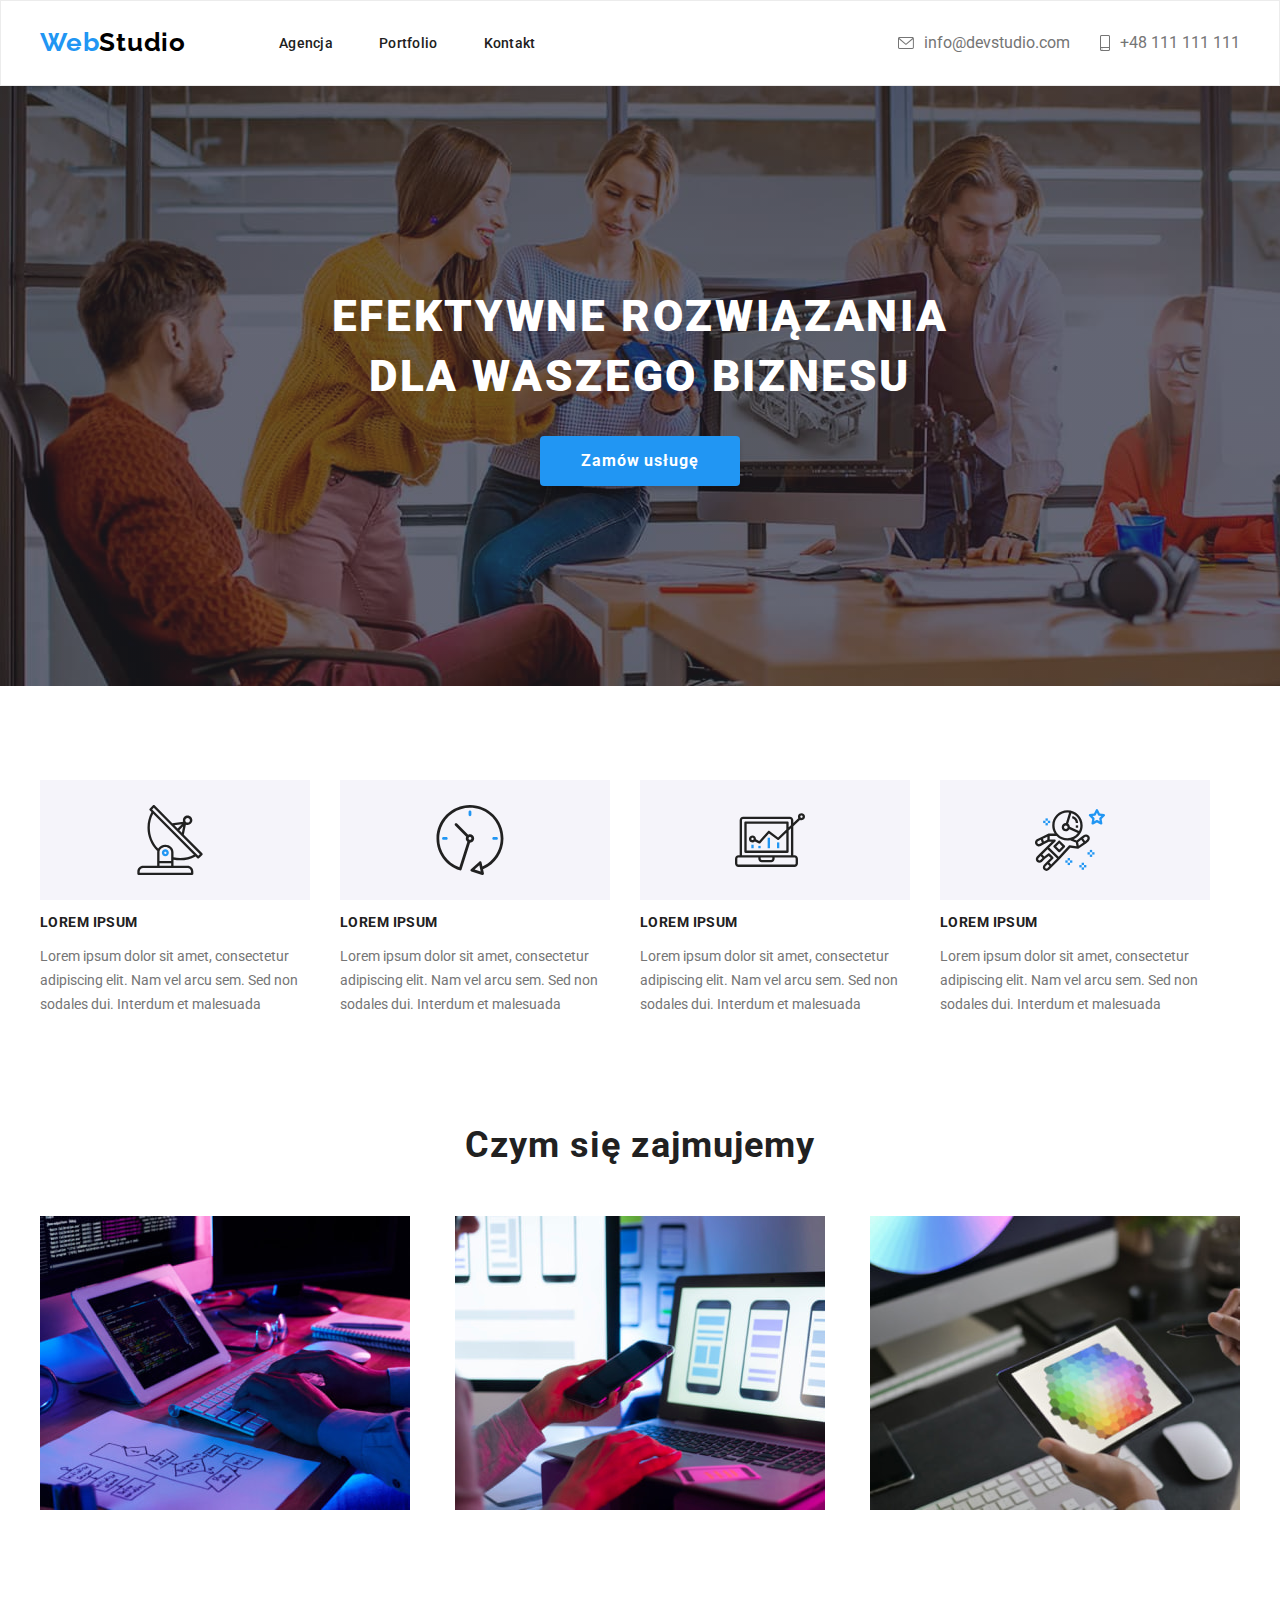
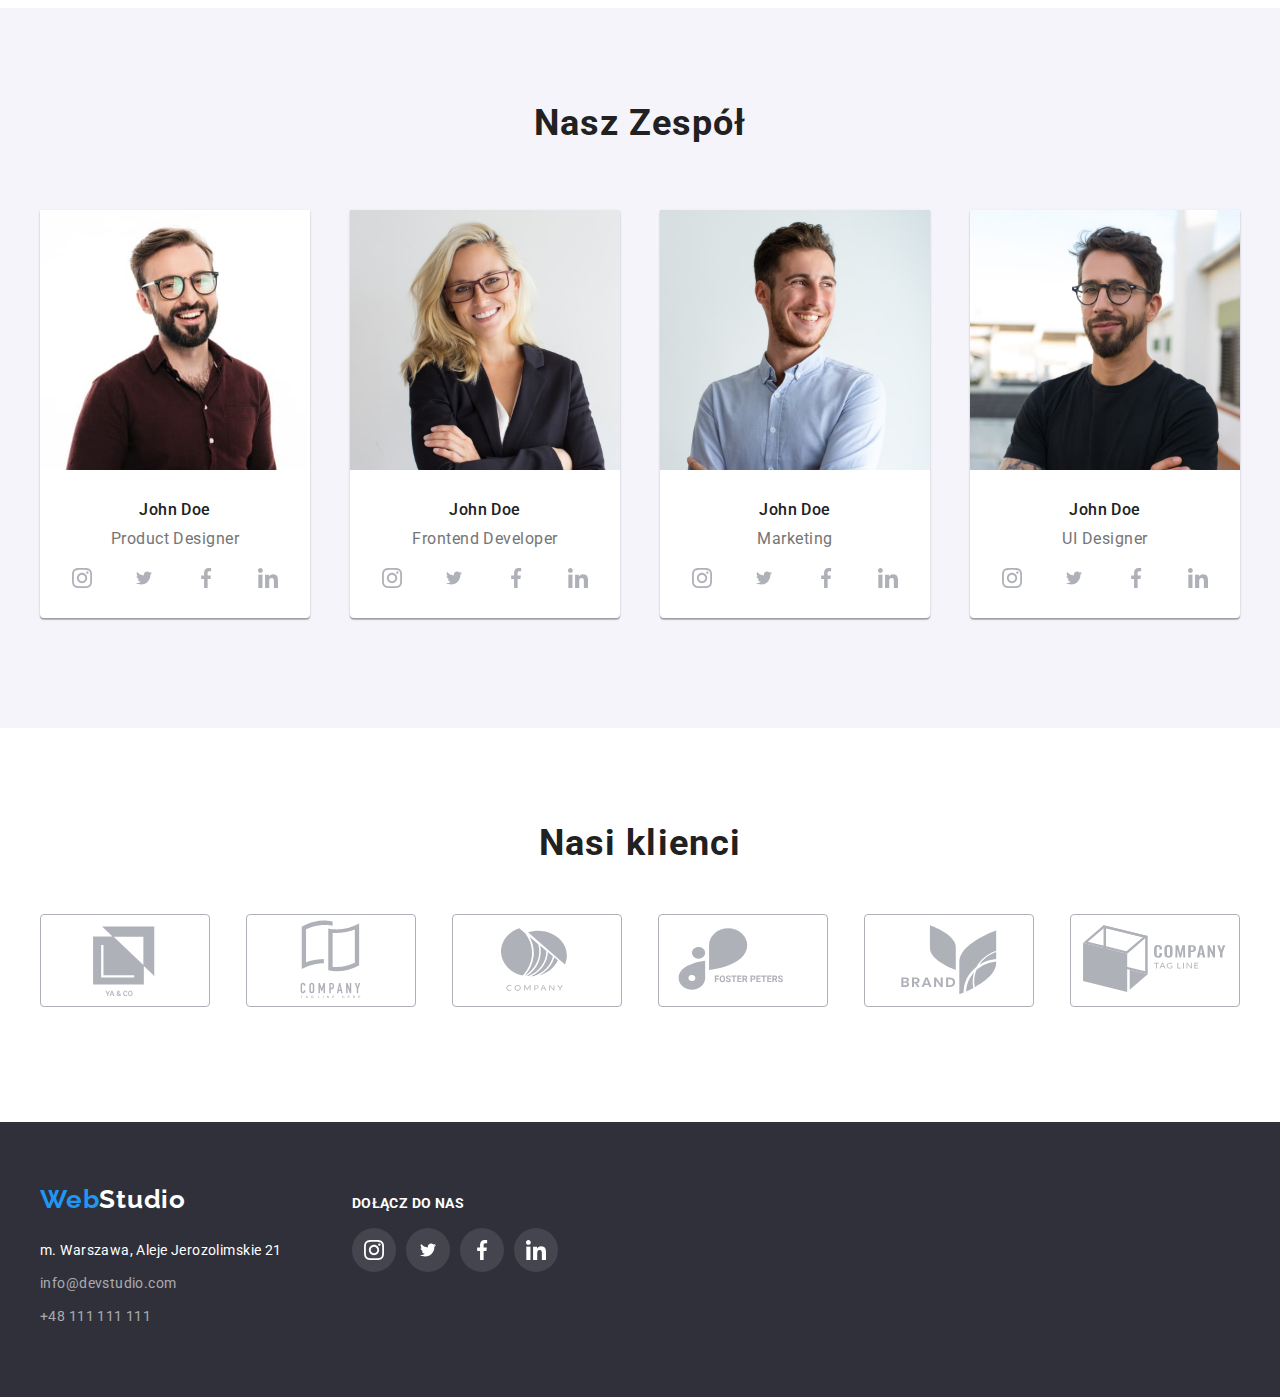
<file: index.html>
<!DOCTYPE html>
<html lang="en">
  <head>
    <meta charset="UTF-8" />
    <meta http-equiv="X-UA-Compatible" content="IE=edge" />
    <meta name="viewport" content="width=device-width, initial-scale=1.0" />
    <title>Document</title>
    <link
      rel="stylesheet"
      href="https://cdnjs.cloudflare.com/ajax/libs/modern-normalize/1.0.0/modern-normalize.min.css"
    />
    <link rel="stylesheet" href="css/styles.css" />
    <style>
      @import url('https://fonts.googleapis.com/css2?family=Raleway:wght@700&family=Roboto:ital,wght@0,400;0,500;0,900;1,700&display=swap');
    </style>
  </head>
  <body>
    <header class="header">
      <div class="container container-header">
      <a class="link" href="./index.html"
        ><span class="header-web">Web</span><span class="header-studio">Studio</span></a
      >
      <nav class="nav">
        <ul class="ul menu">
          <li><a class="link" href="">Agencja</a></li>
          <li><a class="link" href="./portfolio.html">Portfolio</a></li>
          <li><a class="link" href="">Kontakt</a></li>
        </ul>
      </nav>
    <ul class="ul-header">
      <li class="li-header">
        <a class="link-header" href="mailto:info@devstudio.com">
          <svg class="section2-svg" width="16" height="12">
            <use href="images/icons.svg#icon-envelope">
          </svg>
          info@devstudio.com</a>
      </li>
      <li class="li-header">
        <a class="link-header" href="tel:+48111111111">
          <svg class="section2-svg" width="10" height="16">
            <use href="images/icons.svg#icon-smartphone">
          </svg>
          +48 111 111 111</a>
      </li>
    </ul>
      </div>
    </header>
    <main>
      <section class="section1">
        <div class="container">
        <h1 class="tittle">Efektywne rozwiązania dla waszego biznesu</h1>
        <button class="button1" type="button">Zamów usługę</button>
        </div>
      </section>
      <section class="section2">
        <div class="container">
        <ul class="ul">
          <li>
            <div class="section2-div" width="270" height="120">
              <svg class="section2-svg" width="70" height="70">
                <use href="images/icons.svg#icon-antenna">
              </svg>
            </div>
            <h3 class="lorem-ipsum">Lorem Ipsum</h3>
            <p class="loremtext">
              Lorem ipsum dolor sit amet, consectetur adipiscing elit. Nam vel arcu sem. Sed non
              sodales dui. Interdum et malesuada
            </p>
          </li>
          <li>
            <div class="section2-div" width="270" height="120">
              <svg class="section2-svg" width="70" height="70">
                <use href="images/icons.svg#icon-clock">
              </svg>
              </div>
            <h3 class="lorem-ipsum">Lorem Ipsum</h3>
            <p class="loremtext">
              Lorem ipsum dolor sit amet, consectetur adipiscing elit. Nam vel arcu sem. Sed non
              sodales dui. Interdum et malesuada
            </p>
          </li>
          <li>
            <div class="section2-div" width="270" height="120">
              <svg class="section2-svg" width="70" height="70">
                <use href="images/icons.svg#icon-diagram-1">
              </svg>
              </div>
            <h3 class="lorem-ipsum">Lorem Ipsum</h3>
            <p class="loremtext">
              Lorem ipsum dolor sit amet, consectetur adipiscing elit. Nam vel arcu sem. Sed non
              sodales dui. Interdum et malesuada
            </p>
          </li>
          <li>
            <div class="section2-div" width="270" height="120">
              <svg class="section2-svg" width="70" height="70">
                <use href="images/icons.svg#icon-astronaut">
              </svg>
              </div>
            <h3 class="lorem-ipsum">Lorem Ipsum</h3>
            <p class="loremtext">
              Lorem ipsum dolor sit amet, consectetur adipiscing elit. Nam vel arcu sem. Sed non
              sodales dui. Interdum et malesuada
            </p>
          </li>
        </ul>
        </div>
      </section>
      <section class="section3">
        <div class="container">
        <h2 class="chapter">Czym się zajmujemy</h2>
        <ul class="ul">
          <li>
            <img
              src="images/keyboard.jpg"
              alt="a man writing on a keyboard"
              width="370"
              height="294"
            />
          </li>
          <li>
            <img src="images/mobile.jpg" alt="a man using mobile phone" width="370" height="294" />
          </li>
          <li><img src="images/tablet.jpg" alt="a man using tablet" width="370" height="294" /></li>
        </ul>
        </div>
      </section>
      <section class="section4">
        <div class="container">
        <h2 class="chapter">Nasz Zespół</h2>
        <ul class="ul">
          <li>
            <figure class="figure">
              <img
                src="images/productdesigner.jpg"
                alt="A man described as a product designer"
                width="270"
                height="260"
              />
              <figcaption class="figcaption">
                <p class="person">John Doe </p><p class="job">Product Designer</p>
                <ul class="ul-figcaption">
                  <li class="li-figcaption">
                    <div class="svg-div">
                    <svg class="svg-figcaption" width="20" height="20">
                      <use href="images/icons.svg#icon-instagram">                     
                      </use>
                    </svg>
                    </div>
                  </li>
                  <li class="li-figcaption">
                    <div class="svg-div">
                    <svg class="svg-figcaption" width="20" height="16">
                      <use href="images/icons.svg#icon-ellipse">
                      </use>
                    </svg>
                    </div>
                  </li>
                  <li class="li-figcaption">
                    <div class="svg-div">
                    <svg class="svg-figcaption" width="20" height="20">
                      <use href="images/icons.svg#icon-facebook">
                      </use>
                    </svg>
                    </div>
                  </li>
                  <li class="li-figcaption">
                    <div class="svg-div">
                    <svg class="svg-figcaption" width="20" height="20">
                      <use href="images/icons.svg#icon-linkedin">
                      </use>
                    </svg>
                    </div>
                  </li>
                </ul>
              </figcaption>
            </figure>
          </li>
          <li>
            <figure class="figure">
              <img
                src="images/developer.jpg"
                alt="a woman described as a fontend developer"
                width="270"
                height="260"
              />
              <figcaption class="figcaption">
                <p class="person">John Doe </p><p class="job">Frontend Developer</p>
              <ul class="ul-figcaption">
                <li class="li-figcaption">
                  <div class="svg-div">
                    <svg class="svg-figcaption" width="20" height="20">
                      <use href="images/icons.svg#icon-instagram">
                      </use>
                    </svg>
                  </div>
                </li>
                <li class="li-figcaption">
                  <div class="svg-div">
                    <svg class="svg-figcaption" width="20" height="16">
                      <use href="images/icons.svg#icon-ellipse">
                      </use>
                    </svg>
                  </div>
                </li>
                <li class="li-figcaption">
                  <div class="svg-div">
                    <svg class="svg-figcaption" width="20" height="20">
                      <use href="images/icons.svg#icon-facebook">
                      </use>
                    </svg>
                  </div>
                </li>
                <li class="li-figcaption">
                  <div class="svg-div">
                    <svg class="svg-figcaption" width="20" height="20">
                      <use href="images/icons.svg#icon-linkedin">
                      </use>
                    </svg>
                  </div>
                </li>
              </ul>
              </figcaption>
            </figure>
          </li>
          <li>
            <figure class="figure">
              <img
                src="images/marketing.jpg"
                alt="a man working in marketing"
                width="270"
                height="260"
              />
              <figcaption class="figcaption">
                <p class="person">John Doe </p><p class="job">Marketing</p>
                <ul class="ul-figcaption">
                  <li class="li-figcaption">
                    <div class="svg-div">
                      <svg class="svg-figcaption" width="20" height="20">
                        <use href="images/icons.svg#icon-instagram">
                        </use>
                      </svg>
                    </div>
                  </li>
                  <li class="li-figcaption">
                    <div class="svg-div">
                      <svg class="svg-figcaption" width="20" height="16">
                        <use href="images/icons.svg#icon-ellipse">
                        </use>
                      </svg>
                    </div>
                  </li>
                  <li class="li-figcaption">
                    <div class="svg-div">
                      <svg class="svg-figcaption" width="20" height="20">
                        <use href="images/icons.svg#icon-facebook">
                        </use>
                      </svg>
                    </div>
                  </li>
                  <li class="li-figcaption">
                    <div class="svg-div">
                      <svg class="svg-figcaption" width="20" height="20">
                        <use href="images/icons.svg#icon-linkedin">
                        </use>
                      </svg>
                    </div>
                  </li>
                </ul>
              </figcaption>
            </figure>
          </li>
          <li>
            <figure class="figure">
              <img
                src="images/uidesigner.jpg"
                alt="a man working as a UI Designer"
                width="270"
                height="260"
              />
              <figcaption class="figcaption">
                <p class="person">John Doe </p><p class="job">UI Designer</p>
              <ul class="ul-figcaption">
                <li class="li-figcaption">
                  <div class="svg-div">
                    <svg class="svg-figcaption" width="20" height="20">
                      <use href="images/icons.svg#icon-instagram">
                      </use>
                    </svg>
                  </div>
                </li>
                <li class="li-figcaption">
                  <div class="svg-div">
                    <svg class="svg-figcaption" width="20" height="16">
                      <use href="images/icons.svg#icon-ellipse">
                      </use>
                    </svg>
                  </div>
                </li>
                <li class="li-figcaption">
                  <div class="svg-div">
                    <svg class="svg-figcaption" width="20" height="20">
                      <use href="images/icons.svg#icon-facebook">
                      </use>
                    </svg>
                  </div>
                </li>
                <li class="li-figcaption">
                  <div class="svg-div">
                    <svg class="svg-figcaption" width="20" height="20">
                      <use href="images/icons.svg#icon-linkedin">
                      </use>
                    </svg>
                  </div>
                </li>
              </ul>
        </div>
      </section>
      <section class="section-clients">
        <div class="container">
          <h2 class="chapter">Nasi klienci</h2>
          <ul class="ul-clients">
            <li class="li-clients">
            <svg class="svg-clients" width="170" height="93">
             <use href="images/icons.svg#icon-logo2">
             </use>
            </svg>
            </li>
            <li class="li-clients">
              <svg class="svg-clients" width="170" height="93">
                <use href="images/icons.svg#icon-logo">
                </use>
              </svg>
            </li>
            <li class="li-clients">
              <svg class="svg-clients" width="170" height="93">
                <use href="images/icons.svg#icon-logo6">
                </use>
              </svg>
            </li>
            <li class="li-clients">
              <svg class="svg-clients" width="170" height="93">
                <use href="images/icons.svg#icon-logo-2">
                </use>
              </svg>
            </li>
            <li class="li-clients">
              <svg class="svg-clients" width="170" height="93">
                <use href="images/icons.svg#icon-logo4">
                </use>
              </svg>
            </li>
            <li class="li-clients">
              <svg class="svg-clients" width="170" height="93">
                <use href="images/icons.svg#icon-logo3">
                </use>
              </svg>
            </li>
          </ul>
          </div>
    </main>
    <footer class="footer">
      <div class="container">
      <div class="footer-div">
      <a class="link" href=""><span class="footer-web">Web</span><span class="footer-studio">Studio</span></a
      >
      <address class="address">
        m. Warszawa, Aleje Jerozolimskie 21
        <a class="footer-contact" href="mailto:info@devstudio.com">info@devstudio.com</a>
        <a class="footer-contact" href="tel:+48111111111">+48 111 111 111</a>
      </address>
      </div>
      <div>
      <p class="p-addres">Dołącz do nas</p>
      <ul class="ul-addres">
        <li class="li-addres">
          <div class="footer-icon-div">
          <svg class="svg-addres" width="20" height="20">
            <use href="images/icons.svg#icon-instagram">
            </use>
          </svg>
          </div>
        </li>
        <li class="li-addres">
          <div class="footer-icon-div">
          <svg class="svg-addres" width="20" height="16">
            <use href="images/icons.svg#icon-ellipse">
            </use>
          </svg>
          </div>
        </li>
        <li class="li-addres">
          <div class="footer-icon-div">
          <svg class="svg-addres" width="20" height="20">
            <use href="images/icons.svg#icon-facebook">
            </use>
          </svg>
          </div>
        </li>
        <li class="li-addres">
          <div class="footer-icon-div">
          <svg class="svg-addres" width="20" height="20">
            <use href="images/icons.svg#icon-linkedin">
            </use>
          </svg>
          </div>
        </li>
      </ul>
      </div>
    </div>
    </footer>
  </body>
</html>
</file>
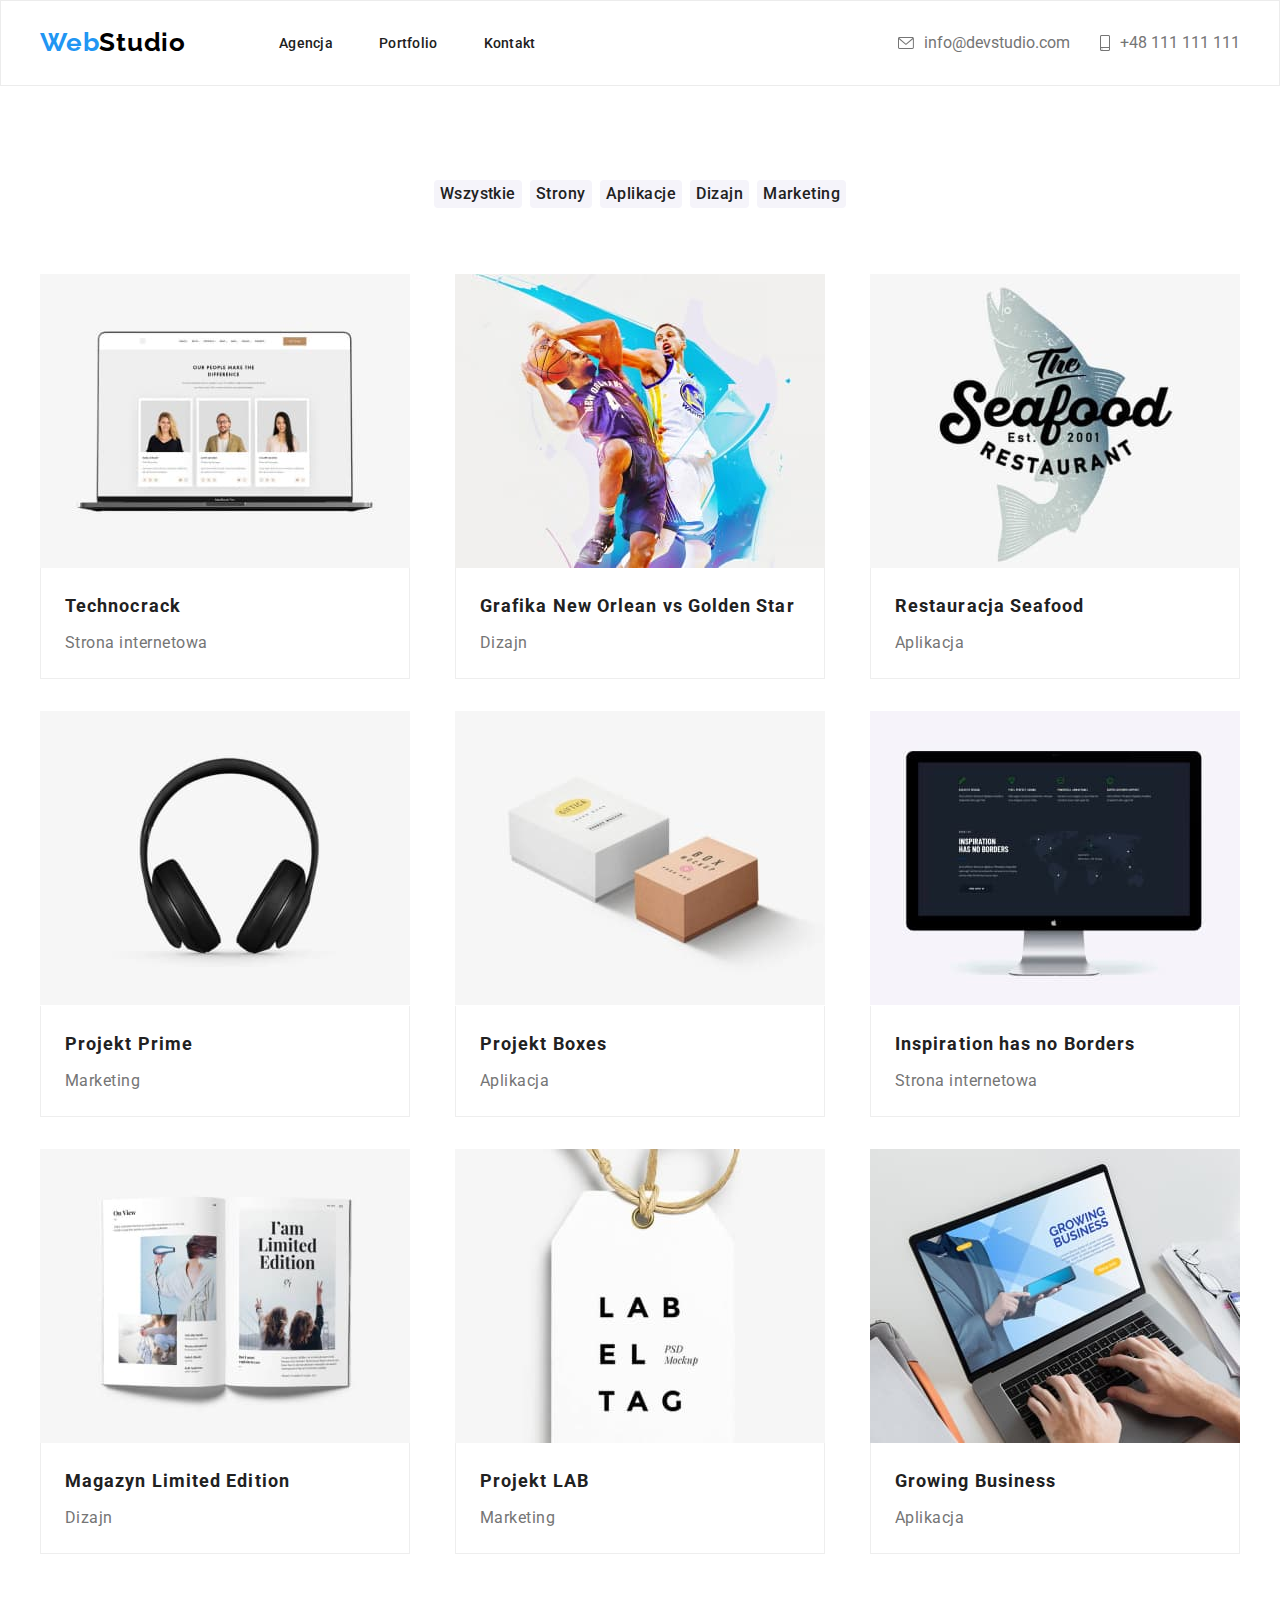
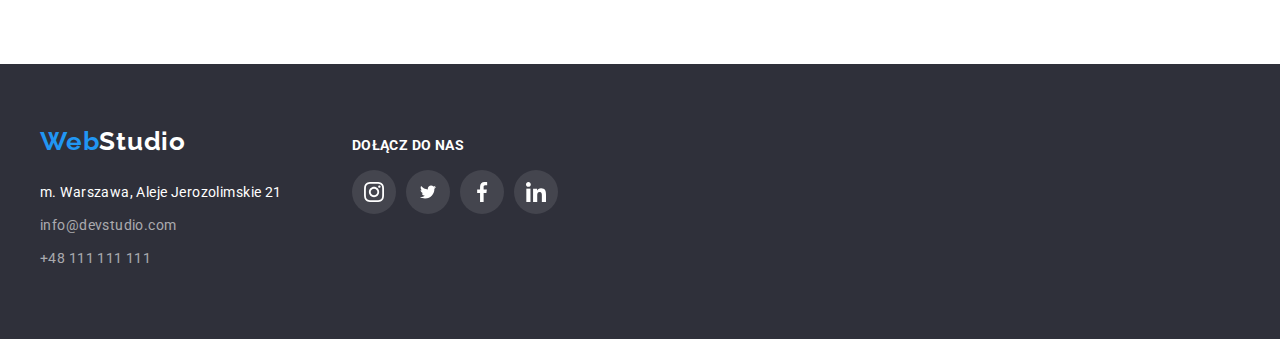
<file: portfolio.html>
<!DOCTYPE html>
<html lang="en">
  <head>
    <meta charset="UTF-8" />
    <meta http-equiv="X-UA-Compatible" content="IE=edge" />
    <meta name="viewport" content="width=device-width, initial-scale=1.0" />
    <title>Document</title>
    <link
    rel="stylesheet"
    href="https://cdnjs.cloudflare.com/ajax/libs/modern-normalize/1.0.0/modern-normalize.min.css"
  />
    <link rel="stylesheet" href="css/styles.css" />
    <style>
      @import url('https://fonts.googleapis.com/css2?family=Raleway:wght@700&family=Roboto:ital,wght@0,400;0,500;0,900;1,700&display=swap');
    </style>
   </head>
  <body>
    <header class="header">
      <div class="container container-header">
      <a class="link" href="./index.html"><span class="header-web">Web</span><span class="header-studio">Studio</span></a>
      <nav class="nav">
        <ul class="ul menu">
          <li><a class="link" href="">Agencja</a></li>
          <li><a class="link" href="./portfolio.html">Portfolio</a></li>
          <li><a class="link" href="">Kontakt</a></li>
          </ul>
          </nav>
          <ul class="ul-header">
            <li class="li-header">
          <a class="link-header" href="mailto:info@devstudio.com">
                <svg class="section2-svg" width="16" height="12">
                  <use href="images/icons.svg#icon-envelope">
                </svg>
              info@devstudio.com</a>
              </li>
              <li class="li-header">
            <a class="link-header" href="tel:+48111111111">
                <svg class="section2-svg" width="10" height="16">
                  <use href="images/icons.svg#icon-smartphone">
                </svg>
              +48 111 111 111</a>
              </li>
              </ul>
    </div>
    </header>
  <main>
    <section class="section5">
      <div class="container">
    <ul class="ul">
      <li><button class="button2" type="button">Wszystkie</button></li>
      <li><button class="button2" type="button">Strony</button></li>
      <li><button class="button2" type="button">Aplikacje</button></li>
      <li><button class="button2" type="button">Dizajn</button></li>
      <li><button class="button2" type="button">Marketing</button></li>
    </ul>
    </div>
  </section>
  <section class="section6">
    <div class="container">
    <ul class="ul">
      <li>
          <figure class="section6-figure">
        <img src="images/technocrack.jpg" alt="3 people on the picture" width="370" height="294" />
          <figcaption class="subtittle"><p class="name">Technocrack </p><p class="category">Strona internetowa</p></figcaption>
    </figure>
    </li>
      <li>
        <figure class="section6-figure">
        <img src="images/basketball.jpg" alt="man playing basketball" width="370" height="294" />
    <figcaption class="subtittle"><p class="name">Grafika New Orlean vs Golden Star </p><p class="category">Dizajn</p></figcaption>
    </figure>  
    </li>
      <li>
        <figure class="section6-figure">  
        <img src="images/seafood.jpg" alt="seafood restaurant" width="370" height="294" />
      <figcaption class="subtittle"><p class="name">Restauracja Seafood </p><p class="category">Aplikacja</p></figcaption>
    </figure>
  </li>
        <li>
        <figure class="section6-figure">  
        <img src="images/headset.jpg" alt="headset" width="370" height="294" />
      <figcaption class="subtittle"><p class="name">Projekt Prime </p><p class="category">Marketing</p></figcaption>
    </figure>
        <li>
        <figure class="section6-figure">  
        <img src="images/boxes.jpg" alt="2 boxes on the picture" width="370" height="294" />
      <figcaption class="subtittle"><p class="name">Projekt Boxes </p><p class="category">Aplikacja</p></figcaption>
    </figure>
  </li>
        <li>
        <figure class="section6-figure">
        <img src="images/monitor.jpg" alt="monitor" width="370" height="294" />
      <figcaption class="subtittle"><p class="name">Inspiration has no Borders </p><p class="category">Strona internetowa</p></figcaption>
    </figure>
  </li>
        <li>
          <figure class="section6-figure">
          <img src="images/book.jpg" alt="book" width="370" height="294" />
      <figcaption class="subtittle"><p class="name">Magazyn Limited Edition </p><p class="category">Dizajn</p></figcaption>
    </figure>
  </li>
          <li>
          <figure class="section6-figure">
          <img src="images/label.jpg" alt="label" width="370" height="294" />
      <figcaption class="subtittle"><p class="name">Projekt LAB </p><p class="category">Marketing</p></figcaption>
    </figure>
  </li>
          <li>
          <figure class="section6-figure">
          <img src="images/laptop.jpg" alt="laptop" width="370" height="294" />
    <figcaption class="subtittle"><p class="name">Growing Business </p><p class="category">Aplikacja</p></figcaption>
    </figure>
  </li>
        </ul>
        </div>
      </section>
  </main>
  <footer class="footer">
    <div class="container">
      <div class="footer-div">
        <a class="link" href=""><span class="footer-web">Web</span><span class="footer-studio">Studio</span></a>
      <address class="address">
        m. Warszawa, Aleje Jerozolimskie 21
        <a class="footer-contact" href="mailto:info@devstudio.com">info@devstudio.com</a>
        <a class="footer-contact" href="tel:+48111111111">+48 111 111 111</a>
      </div>
      </address>
      <div>
        <p class="p-addres">Dołącz do nas</p>
        <ul class="ul-addres">
          <li class="li-addres">
            <div class="footer-icon-div">
              <svg class="svg-addres" width="20" height="20">
                <use href="images/icons.svg#icon-instagram">
                </use>
              </svg>
            </div>
          </li>
          <li class="li-addres">
            <div class="footer-icon-div">
              <svg class="svg-addres" width="20" height="16">
                <use href="images/icons.svg#icon-ellipse">
                </use>
              </svg>
            </div>
          </li>
          <li class="li-addres">
            <div class="footer-icon-div">
              <svg class="svg-addres" width="20" height="20">
                <use href="images/icons.svg#icon-facebook">
                </use>
              </svg>
            </div>
          </li>
          <li class="li-addres">
            <div class="footer-icon-div">
              <svg class="svg-addres" width="20" height="20">
                <use href="images/icons.svg#icon-linkedin">
                </use>
              </svg>
            </div>
          </li>
        </ul>
      </div>
      </div>
    </footer>
    </body>
</html>
</file>
<file: css/styles.css>
body {
  font-family: 'Roboto', 'Raleway', sans-serif;
  background-color: #ffffff;
}
.header {
  border: 1px solid #ececec;
}
:root {
  --brand-color: #2196f3;
  --brand-background-color: #2f303a;
  --brand-color2: #757575;
}
.container {
  width: 1200px;
  margin: 0 auto;
}

.container-header {
  display: flex;
  align-items: center;
  
}
.li-header {list-style: none}
.ul-header {display: flex;
margin-left: auto;}
.link {
  text-decoration: none;
}
.header-web,
.footer-web {
  color: var(--brand-color);
}
.footer-contact {
  margin-top: 9px;
  margin-bottom: 9px;
}
.section1,
.section2,
.section3,
.section4,
.section5,
.section6,
.section-clients {
  padding-bottom: 94px;
  padding-top: 94px;
}
.ul-clients {
  display: flex;
  justify-content: space-between;
  padding-left: 0px;
}
.li-clients {
  list-style: none;
  fill: #afb1b8;
  cursor: pointer;
}
.svg-clients:hover,
.li-clients:focus {
  fill: #2196f3;
  border-color: #2196f3;
}
.box-clients {
  border: 1px solid #afb1b8;
  border-radius: 4px;
}

.section3 {
  padding-top: 0px;
}

.section1 {
  color: #ffffff;
  background-color: var(--brand-background-color);
  text-align: center;
  height: 600px;
  padding-top: 200px;
  padding-bottom: 200px;
}
.section1 .container {
  align-items: center;
}
.header .envelope {
  margin-right: 10px;
}
.section1 {
  background-image: linear-gradient(rgba(47, 48, 58, 0.4), rgba(47, 48, 58, 0.4)),
    url('../images/background.jpg');
}

.tittle {
  font-style: normal;
  font-weight: 900;
  font-size: 44px;
  line-height: 1.3636363636;
  letter-spacing: 0.06em;
  width: 696px;
  margin: 0 auto;
  text-transform: uppercase;
}

.section2 .ul {
  justify-content: space-between;
}
.section3 .ul {
  justify-content: space-between;
}
.section4 {
  background-color: #f5f4fa;
}
.section5 .ul {
  justify-content: center;
}
.section5 li:not(:last-child) {
  margin-right: 8px;
}
.footer {
  background-color: var(--brand-background-color);
}
.section5 {
  padding-bottom: 0px;
}
.section6 {
  padding-top: 50px;
}
.section6 .ul {
  flex-wrap: wrap;
  justify-content: space-between;
}
.section6 .ul {
  flex-basis: calc((100% - 20px) / 3);
}
.section6 figure {
  margin-left: 0px;
  margin-right: 0px;
}

.address {
  color: #fff;
  font-style: normal;
  font-size: 14px;
  line-height: 1.7142857143;
  letter-spacing: 0.03em;
  padding-top: 20px;
}
.footer .container {
  padding-top: 60px;
  padding-bottom: 60px;
}

.address a {
  color: rgba(255, 255, 255, 0.6);
  display: block;
}
.footer-contact {
  text-decoration: none;
}
.footer-contact:hover,
.footer-contact:focus {
  color: var(--brand-color);
}
.menu > li:not(:last-child) {
  margin-right: 46px;
}

.header-web,
.footer-web {
  color: var(--brand-color);
}
.header-studio {
  color: #000;
  margin-right: 93px;
}
.footer-studio {
  color: #fff;
}
.header .link {
  margin-top: 24px;
  margin-bottom: 24px;
}
.chapter {
  color: #212121;
  font-weight: 700;
  font-size: 36px;
  line-height: 1.1666666667;
  letter-spacing: 0.03em;
  text-align: center;
  margin-top: 0px;
  margin-bottom: 50px;
}
.lorem-ipsum {
  color: #212121;
  font-weight: 700;
  font-size: 14px;
  line-height: 1.1428571429;
  letter-spacing: 0.03em;
  text-transform: uppercase;
}
.loremtext {
  color: var(--brand-color2);
  font-size: 14px;
  line-height: 1.7142857143;
}
.contacts a {
  color: var(--brand-color2);
  font-style: normal;
  font-weight: 500;
  font-size: 14px;
  line-height: 16px;
  letter-spacing: 0.02em;
}
.contacts a:hover,
.contacts a:focus {
  color: var(--brand-color);
}
.header .contacts {
  margin-left: auto;
}
.nav a {
  color: #212121;
  font-style: normal;
  font-weight: 500;
  font-size: 14px;
  line-height: 1.1428571429;
  letter-spacing: 0.02em;
}

.nav a:focus,
.nav a:hover {
  color: var(--brand-color);
}

.footer-web,
.footer-studio,
.header-web,
.header-studio {
  font-family: 'Raleway';
  font-style: normal;
  font-weight: 700;
  font-size: 26px;
  line-height: 1.3830769231;
  letter-spacing: 0.03em;
  text-decoration: none;
}
.button1 {
  color: #fff;
  background-color: var(--brand-color);
  cursor: pointer;
  font-style: normal;
  font-weight: 700;
  font-size: 16px;
  line-height: 1.875;
  letter-spacing: 0.06em;
  width: 200px;
  height: 50px;
  box-shadow: 0px 4px 4px rgba(0, 0, 0, 0.15);
  border-radius: 4px;
  border: none;
  margin-top: 30px;
}

.button2 {
  background-color: #f5f4fa;
  cursor: pointer;
  font-style: normal;
  font-weight: 500;
  font-size: 16px;
  line-height: 1.625;
  letter-spacing: 0.03em;
  color: #212121;
  border-radius: 4px;
  border: none;
}

.button2:hover,
.button2:focus {
  background-color: var(--brand-color);
  color: #fff;
  box-shadow: 0px 3px 1px rgba(0, 0, 0, 0.1), 0px 1px 2px rgba(0, 0, 0, 0.08),
    0px 2px 2px rgba(0, 0, 0, 0.12);
  border-radius: 4px;
}
.name {
  font-weight: 700;
  font-size: 18px;
  line-height: 2;
  letter-spacing: 0.06em;
  color: #212121;
  margin-bottom: 4px;
  margin-top: -4px;
  padding-left: 24px;
  padding-top: 20px;
}
.category {
  font-size: 16px;
  line-height: 1.875;
  letter-spacing: 0.03em;
  color: var(--brand-color2);
  margin-top: 4px;
  padding-left: 24px;
  margin-bottom: 20px;
}
.person {
  font-weight: 500;
  font-size: 16px;
  line-height: 1.1875;
  letter-spacing: 0.03em;
  color: #212121;
  margin-bottom: 10px;
  margin-top: 10px;
  text-align: center;
}
.job {
  font-size: 16px;
  line-height: 1.1875;
  letter-spacing: 0.03em;
  color: var(--brand-color2);
  margin-bottom: 10px;
  margin-top: 10px;
  text-align: center;
}
.figcaption {
  margin-top: 20px;
  margin-bottom: 20px;
  width: 100%;
}
.li-figcaption {
  cursor: pointer;
}
.subtittle {
  border-right: 1px solid #eeeeee;
  border-left: 1px solid #eeeeee;
  border-bottom: 1px solid #eeeeee;
  width: 370px;
  margin-right: 0px;
  margin-left: 0px;
}
.ul {
  list-style: none;
  display: flex;
  padding-left: 0px;
  padding-right: 0px;
  margin-bottom: 0px;
  margin-top: 0px;
}
.figure {
  width: 270px;
  background-color: #fff;
  box-shadow: 0px 1px 3px rgba(0, 0, 0, 0.12), 0px 1px 1px rgba(0, 0, 0, 0.14),
    0px 2px 1px rgba(0, 0, 0, 0.2);
  border-radius: 0px 0px 4px 4px;
  display: flex;
  flex-direction: column;
  align-items: center;
  margin-left: 15px;
  margin-right: 0px;
}
.section4 .ul {
  justify-content: space-between;
}
.ul-footer {
  list-style: none;
  display: flex;
}

.ul-join-us {
  display: flex;
  list-style: none;
  padding-left: 0px;
}
.join-us {
  font-family: 'Roboto';
  font-weight: 700;
  font-size: 14px;
  line-height: 1.17;
  color: #fff;
  text-transform: uppercase;
}
.footer-margin {
  margin-right: 70px;
}
.li-join-us {
  margin-right: 10px;
}
.section2-div {
  background-color: #f5f4fa;
  display: flex;
  justify-content: center;
  align-items: center;
}
.section2-svg {
  fill: #757575;
  cursor: pointer;
}
.section2-div {
  margin-right: 30px;
  height: 120px;
}
.div-phone li:nth-child(2) {
  margin-left: 10px;
}
.div-phone {
  margin-left: 30px;
}

.svg-clients {
  border: 1px solid #afb1b8;
  border-radius: 4px;
}
.ul-clients {
  display: flex;
  justify-content: space-between;
}
.ul-figcaption {
  list-style: none;
  display: flex;
  justify-content: space-evenly;
  padding-left: 0px;
}
.ul-addres {
  list-style: none;
  display: flex;
  padding-left: 0px;
}
.footer .container {
  display: flex;
}
.p-addres {
  font-family: 'Roboto';
  font-style: normal;
  font-weight: 700;
  font-size: 14px;
  line-height: 1.14;
  letter-spacing: 0.03em;
  text-transform: uppercase;
  color: #fff;
}
.footer-div {
  margin-right: 70px;
}
.li-addres {
  margin-right: 10px;
  cursor: pointer;
}
.section6-figure:hover {
  box-shadow: 0px 1px 1px rgba(0, 0, 0, 0.12), 0px 4px 4px rgba(0, 0, 0, 0.06),
    1px 4px 6px rgba(0, 0, 0, 0.16); cursor: pointer;
}
.section4 .figure:nth-child(1) {
  margin-left: 0px;
}
.section4 .figure:nth-child(4) {
  margin-right: 0px;
}
.svg-div {
  display: flex;
  width: 40px;
  height: 40px;
  justify-content: center;
  align-items: center;
  border-radius: 50%;
  fill: #afb1b8;
}
.svg-div:hover,
.svg-div:focus {
  background: #2196f3;
  fill: #fff;
}
.instagram-div {
  background-color: rgba(255, 255, 255, 0.1);
}
.footer-icon-div {
  background-color: rgba(255, 255, 255, 0.1);
  width: 44px;
  height: 44px;
  border-radius: 50px;
  display: flex;
  justify-content: center;
  align-items: center;
  fill: #fff;
}
.footer-icon-div:hover,
.footer-icon-div:focus {
  background-color: #2196f3;
}
.link-header {text-decoration: none; color: #757575; align-items: center;}
.li-header:nth-child(1) {margin-right: 30px;}
.li-header:focus a, .li-header:hover a, .li-header:hover svg, .li-header:focus svg{color: #2196f3; fill:#2196f3;}
.link-header {display: flex;} 
.section2-svg {margin-right: 10px;}
</file>
